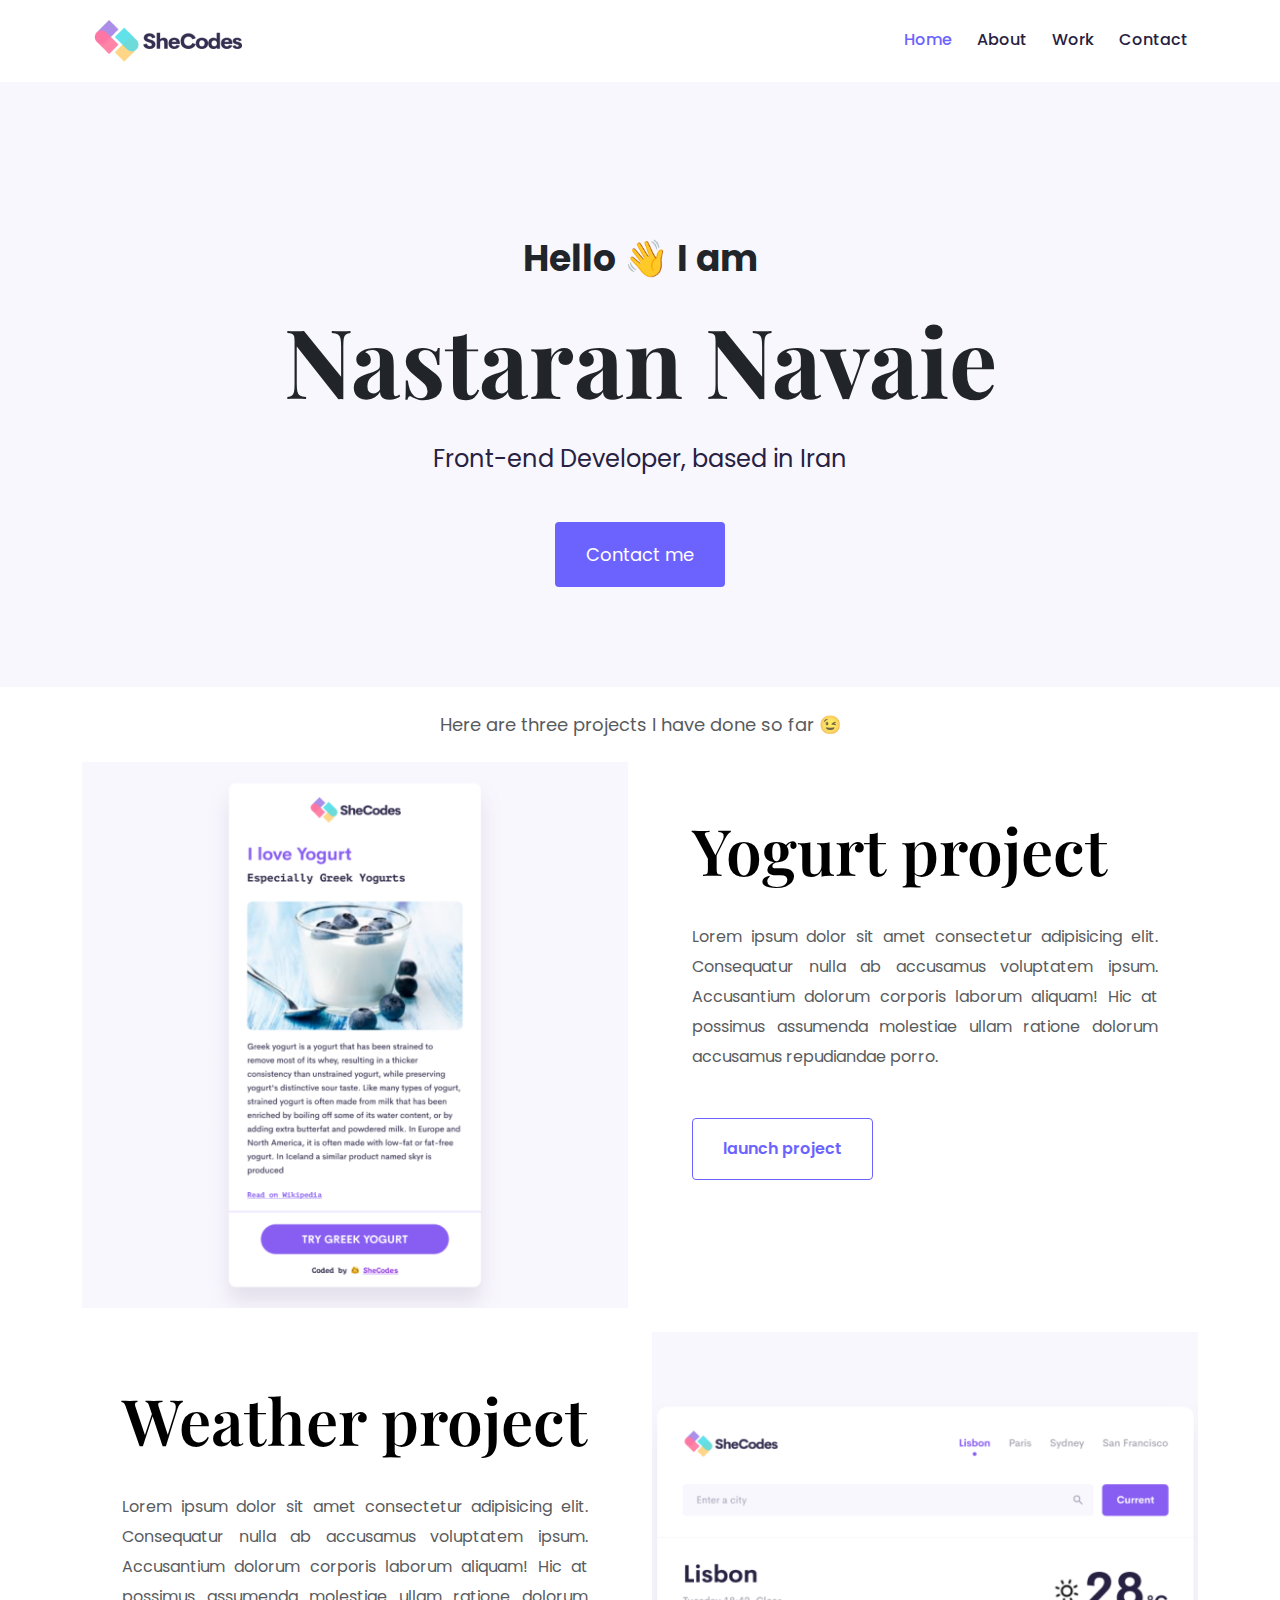
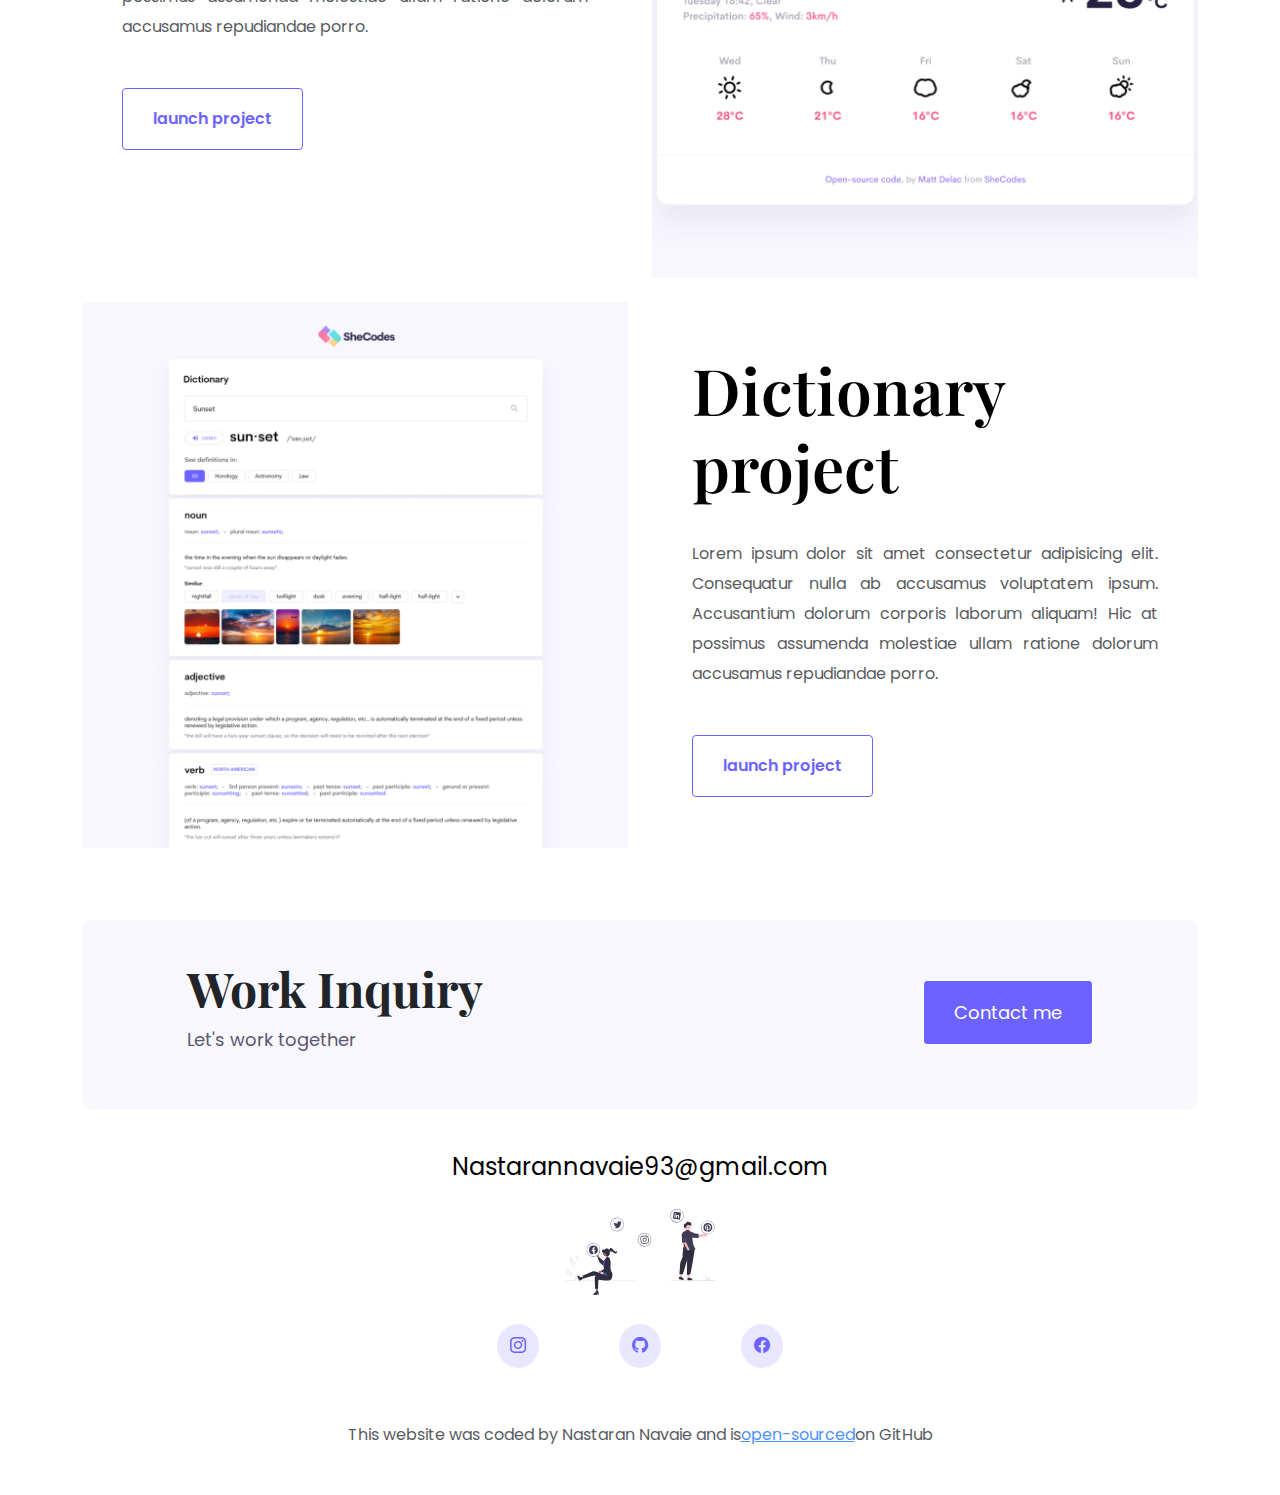
<file: index.html>
<!DOCTYPE html>
<html lang="en">
  <head>
    <meta charset="UTF-8" />
    <link
      href="https://cdn.jsdelivr.net/npm/bootstrap@5.3.3/dist/css/bootstrap.min.css"
      rel="stylesheet"
      integrity="sha384-QWTKZyjpPEjISv5WaRU9OFeRpok6YctnYmDr5pNlyT2bRjXh0JMhjY6hW+ALEwIH"
      crossorigin="anonymous"
    />
    <link rel="preconnect" href="https://fonts.googleapis.com" />
    <link rel="preconnect" href="https://fonts.gstatic.com" crossorigin />
    <link
      href="https://fonts.googleapis.com/css2?family=Poppins:ital,wght@0,100;0,200;0,300;0,400;0,500;0,600;0,700;0,800;0,900;1,100;1,200;1,300;1,400;1,500;1,600;1,700;1,800;1,900&display=swap"
      rel="stylesheet"
    />
    <link rel="preconnect" href="https://fonts.googleapis.com" />
    <link rel="preconnect" href="https://fonts.gstatic.com" crossorigin />
    <link
      href="https://fonts.googleapis.com/css2?family=Playfair+Display:ital,wght@0,400..900;1,400..900&family=Poppins:ital,wght@0,100;0,200;0,300;0,400;0,500;0,600;0,700;0,800;0,900;1,100;1,200;1,300;1,400;1,500;1,600;1,700;1,800;1,900&display=swap"
      rel="stylesheet"
    />
    <link
      rel="stylesheet"
      href="https://cdn.jsdelivr.net/npm/bootstrap-icons@1.11.3/font/bootstrap-icons.min.css"
    />
    <link rel="stylesheet" href="style.css" />

    <script
      src="https://cdn.jsdelivr.net/npm/bootstrap@5.3.3/dist/js/bootstrap.bundle.min.js"
      integrity="sha384-YvpcrYf0tY3lHB60NNkmXc5s9fDVZLESaAA55NDzOxhy9GkcIdslK1eN7N6jIeHz"
      crossorigin="anonymous"
    ></script>

    <meta name="viewport" content="width=device-width, initial-scale=1.0" />
    <title>portfolio project</title>
  </head>
  <body>
    <div class="container">
      <nav class="d-flex justify-content-between">
        <img src="images/logo.png" class="logo d-none d-md-block" alt="" />
        <img
          src="images/logo-small.png"
          class="logo-small d-block d-md-none"
          alt=""
        />
        <ul>
          <li>
            <a href="/index.html" class="active">Home</a>
          </li>
          <li>
            <a href="/about.html">About</a>
          </li>
          <li>
            <a href="/work.html">Work</a>
          </li>
          <li>
            <a href="/contact.html">Contact</a>
          </li>
        </ul>
      </nav>
    </div>
    <div class="introduction">
      <p class="p-hello">Hello 👋 I am</p>
      <h1>Nastaran Navaie</h1>
      <h2>Front-end Developer, based in Iran</h2>
      <a href="/about.html" class="btn btn-contact">Contact me</a>
    </div>

    <p class="my-projects text-center mt-4 mb-4 opacity-75">
      Here are three projects I have done so far 😉
    </p>
    <div class="container">
      <div class="row mb-4">
        <div class="col d-none d-lg-block">
          <img class="img-fluid" src="images/yogurt.png" alt="yogurt-img" />
        </div>
        <div class="col">
          <h2 class="yogurt-paragrapgh-title">Yogurt project</h2>
          <p class="yogurt-description opacity-75">
            Lorem ipsum dolor sit amet consectetur adipisicing elit. Consequatur
            nulla ab accusamus voluptatem ipsum. Accusantium dolorum corporis
            laborum aliquam! Hic at possimus assumenda molestiae ullam ratione
            dolorum accusamus repudiandae porro.
          </p>
          <a href="#" class="btn btn-launch">launch project</a>
        </div>
      </div>

      <div class="row mb-4">
        <div class="col">
          <h2 class="weather-paragrapgh-title">Weather project</h2>
          <p class="weather-description opacity-75">
            Lorem ipsum dolor sit amet consectetur adipisicing elit. Consequatur
            nulla ab accusamus voluptatem ipsum. Accusantium dolorum corporis
            laborum aliquam! Hic at possimus assumenda molestiae ullam ratione
            dolorum accusamus repudiandae porro.
          </p>
          <a href="#" class="btn btn-launch">launch project</a>
        </div>
        <div class="col d-none d-lg-block">
          <img class="img-fluid" src="images/weather.png" alt="weather-img" />
        </div>
      </div>

      <div class="row mb-5">
        <div class="col d-none d-lg-block">
          <img src="images/dictionary.png" class="img-fluid" alt="dictionary" />
        </div>
        <div class="col">
          <h2 class="dictionary-paragrapgh-title">Dictionary project</h2>
          <p class="dictionary-description opacity-75">
            Lorem ipsum dolor sit amet consectetur adipisicing elit. Consequatur
            nulla ab accusamus voluptatem ipsum. Accusantium dolorum corporis
            laborum aliquam! Hic at possimus assumenda molestiae ullam ratione
            dolorum accusamus repudiandae porro.
          </p>
          <a href="#" class="btn btn-launch">launch project</a>
        </div>
      </div>

      <br />
      <footer>
        <div class="contact-box justify-content-between d-none d-md-flex">
          <div>
            <h4>Work Inquiry</h4>
            <p class="opacity-75">Let's work together</p>
          </div>
          <div>
            <a href="#" class="btn btn-contact-index">Contact me</a>
          </div>
        </div>

        <a href="mailto:Nastarannavaie93@gmail.com" class="footer-email"
          >Nastarannavaie93@gmail.com</a
        >

        <div class="social-img mt-4 mb-4">
          <img
            src="images/undraw_social_media_re_sulg.svg"
            width="150"
            alt=""
          />
        </div>
        <div class="social-links d-flex justify-content-center">
          <a
            href="https://www.instagram.com/Nastaran"
            target="_blank"
            class="instagram-icon"
          >
            <i class="bi bi-instagram"></i>
          </a>
          <a
            href="https://www.github.com/Nastaran-Navaie"
            target="_blank"
            class="github-icon"
          >
            <i class="bi bi-github"></i>
          </a>
          <a href="https://facebook.com" target="_blank" class="facebook-icon">
            <i class="bi bi-facebook"></i>
          </a>
        </div>
      </footer>
    </div>
    <p class="p-end-page mb-5 mt-2">
      This website was coded by Nastaran Navaie and is
      <a href="https://github.com/Nastaran-Navaie/responsive-week5"
        >open-sourced</a
      >
      on GitHub
    </p>
  </body>
</html>
</file>
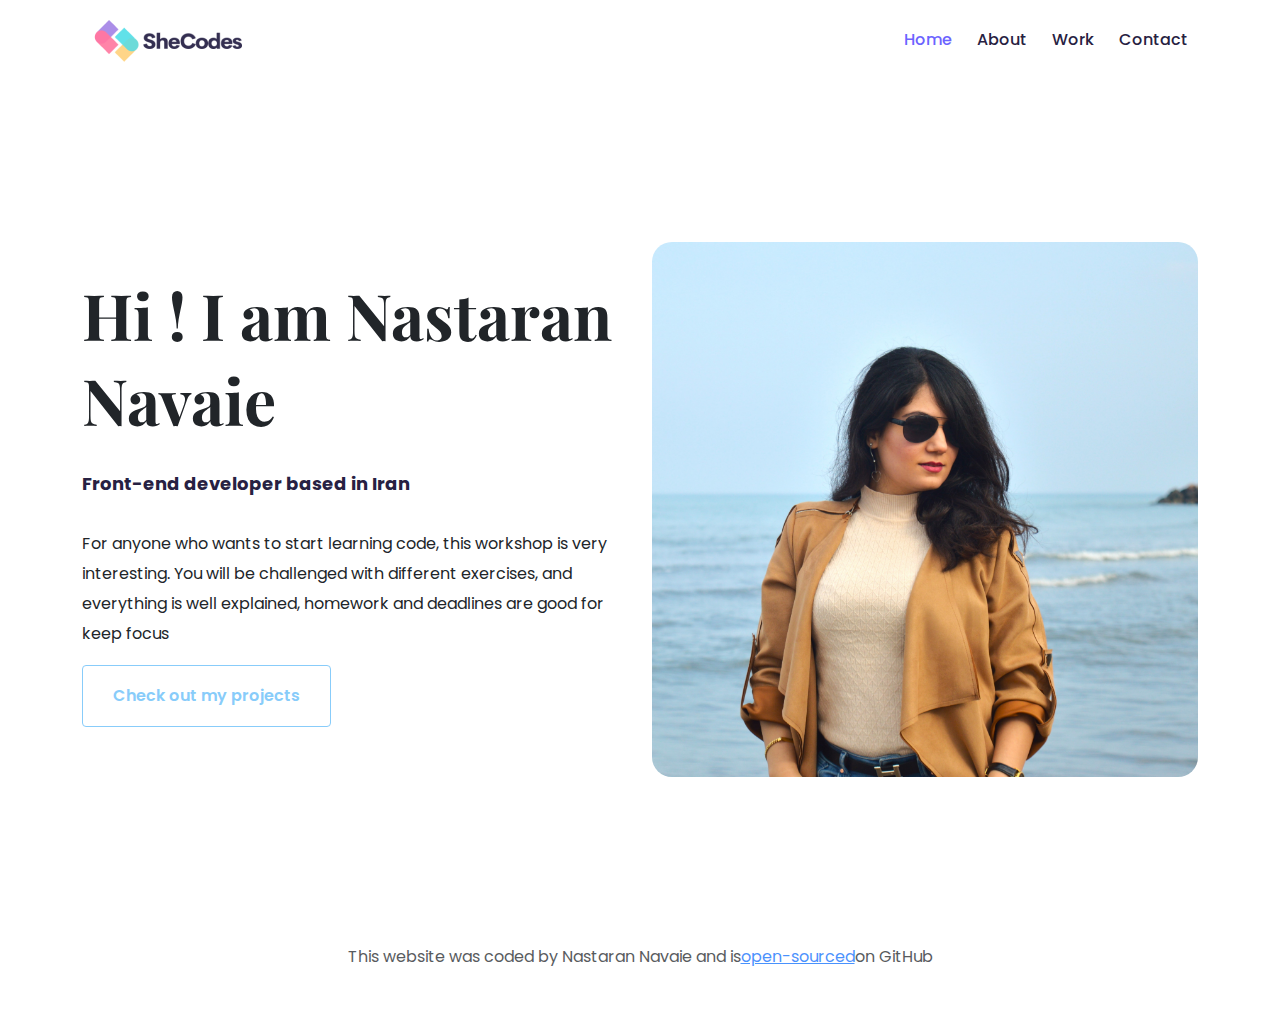
<file: about.html>
<!DOCTYPE html>
<html lang="en">
  <head>
    <meta charset="UTF-8" />
    <link
      href="https://cdn.jsdelivr.net/npm/bootstrap@5.3.3/dist/css/bootstrap.min.css"
      rel="stylesheet"
      integrity="sha384-QWTKZyjpPEjISv5WaRU9OFeRpok6YctnYmDr5pNlyT2bRjXh0JMhjY6hW+ALEwIH"
      crossorigin="anonymous"
    />
    <link rel="preconnect" href="https://fonts.googleapis.com" />
    <link rel="preconnect" href="https://fonts.gstatic.com" crossorigin />
    <link
      href="https://fonts.googleapis.com/css2?family=Poppins:ital,wght@0,100;0,200;0,300;0,400;0,500;0,600;0,700;0,800;0,900;1,100;1,200;1,300;1,400;1,500;1,600;1,700;1,800;1,900&display=swap"
      rel="stylesheet"
    />
    <link rel="preconnect" href="https://fonts.googleapis.com" />
    <link rel="preconnect" href="https://fonts.gstatic.com" crossorigin />
    <link
      href="https://fonts.googleapis.com/css2?family=Playfair+Display:ital,wght@0,400..900;1,400..900&family=Poppins:ital,wght@0,100;0,200;0,300;0,400;0,500;0,600;0,700;0,800;0,900;1,100;1,200;1,300;1,400;1,500;1,600;1,700;1,800;1,900&display=swap"
      rel="stylesheet"
    />
    <link rel="stylesheet" href="style.css" />

    <script
      src="https://cdn.jsdelivr.net/npm/bootstrap@5.3.3/dist/js/bootstrap.bundle.min.js"
      integrity="sha384-YvpcrYf0tY3lHB60NNkmXc5s9fDVZLESaAA55NDzOxhy9GkcIdslK1eN7N6jIeHz"
      crossorigin="anonymous"
    ></script>

    <meta name="viewport" content="width=device-width, initial-scale=1.0" />
    <title>portfolio project</title>
  </head>
  <body>
    <div class="container">
      <nav class="d-flex justify-content-between">
        <img src="images/logo.png" class="logo d-none d-md-block" alt="" />
        <img
          src="images/logo-small.png"
          class="logo-small d-block d-md-none"
          alt=""
        />
        <ul>
          <li>
            <a href="/index.html" class="active">Home</a>
          </li>
          <li>
            <a href="/about.html">About</a>
          </li>
          <li>
            <a href="/work.html">Work</a>
          </li>
          <li>
            <a href="/contact.html">Contact</a>
          </li>
        </ul>
      </nav>
    </div>
    <div class="about-section">
      <div class="container">
        <div class="row">
          <div class="col-lg-6">
            <h1>Hi ! I am Nastaran Navaie</h1>
            <h2 class="pb-4">Front-end developer based in Iran</h2>
            <p>
              For anyone who wants to start learning code, this workshop is very
              interesting. You will be challenged with different exercises, and
              everything is well explained, homework and deadlines are good for
              keep focus
            </p>
            <a href="#" class="btn btn-launch-about">Check out my projects </a>
          </div>
          <div class="col-lg-6">
            <img
              src="images/Nastaran.JPG"
              alt="developer-img"
              class="developer-img img-fluid"
            />
          </div>
        </div>
      </div>
    </div>
    <p class="p-end-page mb-5 mt-2">
      This website was coded by Nastaran Navaie and is
      <a href="https://github.com/Nastaran-Navaie/responsive-week5"
        >open-sourced</a
      >
      on GitHub
    </p>
  </body>
</html>
</file>
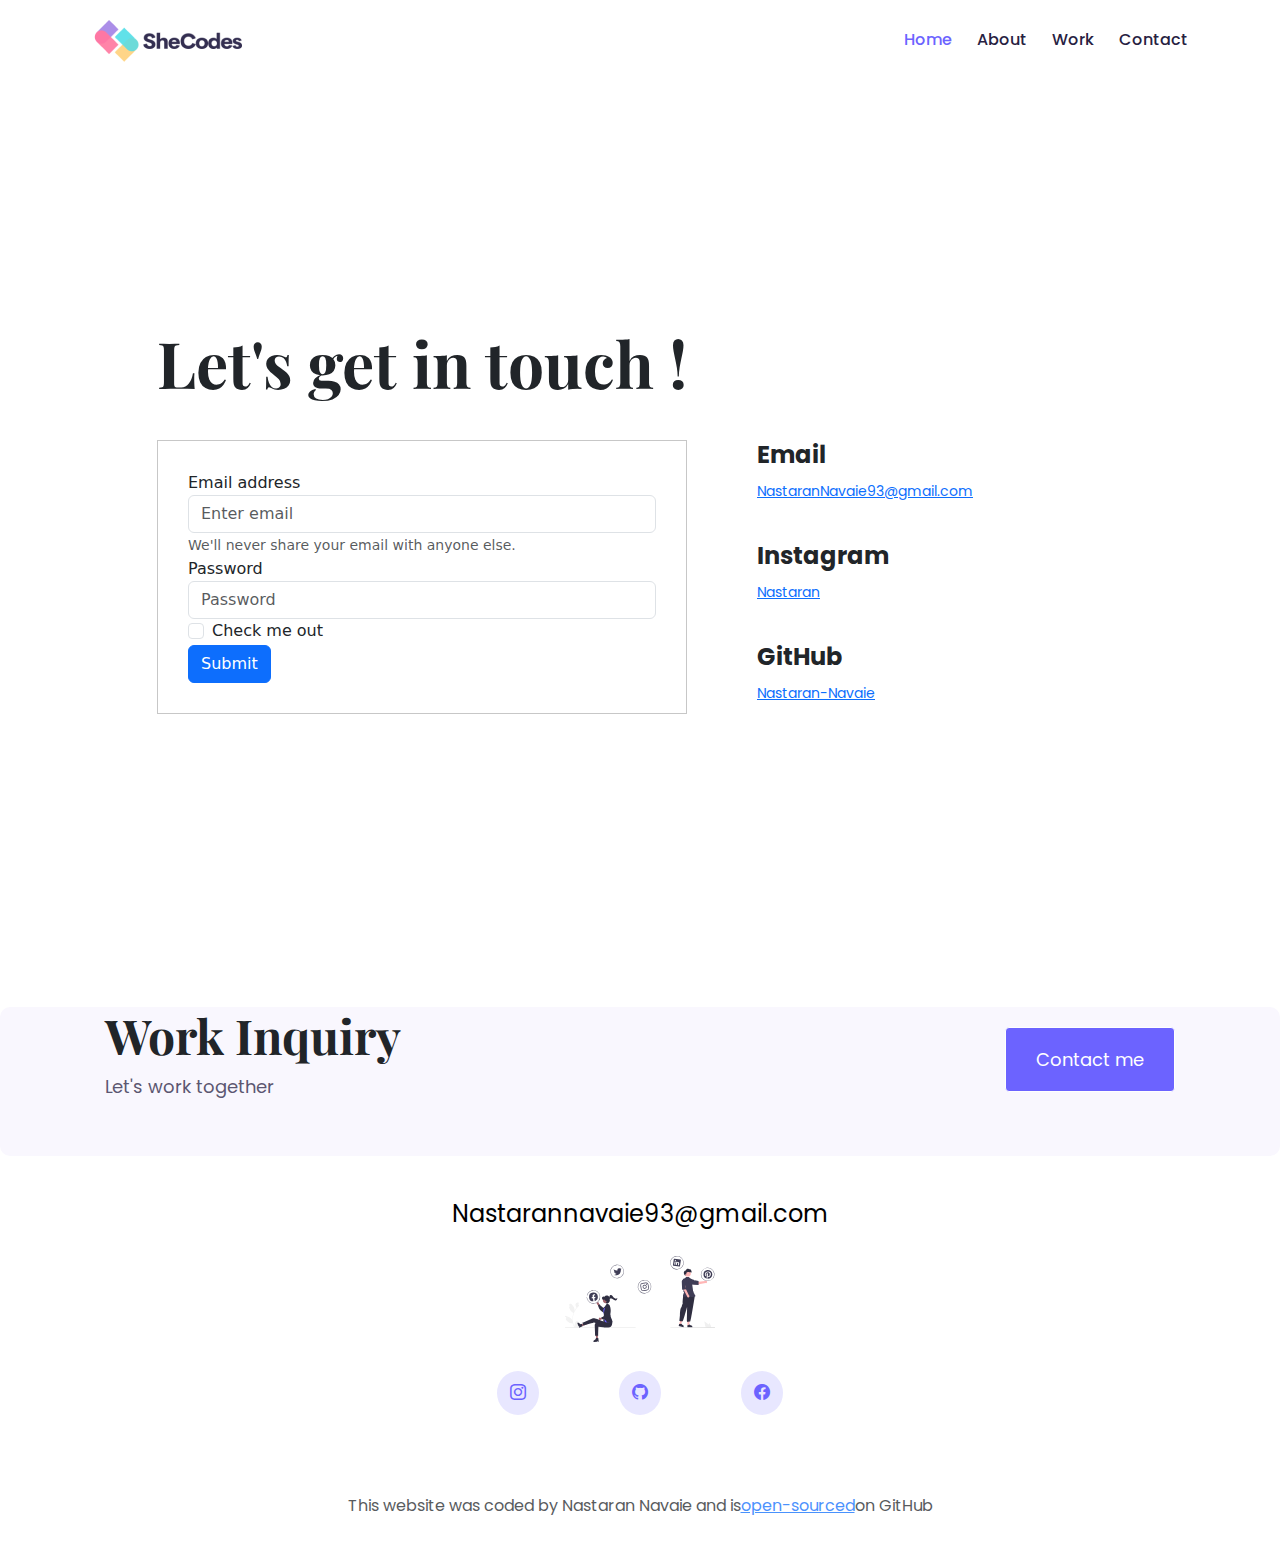
<file: contact.html>
<!DOCTYPE html>
<html lang="en">
  <head>
    <meta charset="UTF-8" />
    <link
      href="https://cdn.jsdelivr.net/npm/bootstrap@5.3.3/dist/css/bootstrap.min.css"
      rel="stylesheet"
      integrity="sha384-QWTKZyjpPEjISv5WaRU9OFeRpok6YctnYmDr5pNlyT2bRjXh0JMhjY6hW+ALEwIH"
      crossorigin="anonymous"
    />
    <link rel="preconnect" href="https://fonts.googleapis.com" />
    <link rel="preconnect" href="https://fonts.gstatic.com" crossorigin />
    <link
      href="https://fonts.googleapis.com/css2?family=Poppins:ital,wght@0,100;0,200;0,300;0,400;0,500;0,600;0,700;0,800;0,900;1,100;1,200;1,300;1,400;1,500;1,600;1,700;1,800;1,900&display=swap"
      rel="stylesheet"
    />
    <link rel="preconnect" href="https://fonts.googleapis.com" />
    <link rel="preconnect" href="https://fonts.gstatic.com" crossorigin />
    <link
      href="https://fonts.googleapis.com/css2?family=Playfair+Display:ital,wght@0,400..900;1,400..900&family=Poppins:ital,wght@0,100;0,200;0,300;0,400;0,500;0,600;0,700;0,800;0,900;1,100;1,200;1,300;1,400;1,500;1,600;1,700;1,800;1,900&display=swap"
      rel="stylesheet"
    />
    <link
      rel="stylesheet"
      href="https://cdn.jsdelivr.net/npm/bootstrap-icons@1.11.3/font/bootstrap-icons.min.css"
    />
    <link rel="stylesheet" href="style.css" />

    <script
      src="https://cdn.jsdelivr.net/npm/bootstrap@5.3.3/dist/js/bootstrap.bundle.min.js"
      integrity="sha384-YvpcrYf0tY3lHB60NNkmXc5s9fDVZLESaAA55NDzOxhy9GkcIdslK1eN7N6jIeHz"
      crossorigin="anonymous"
    ></script>

    <meta name="viewport" content="width=device-width, initial-scale=1.0" />
    <title>portfolio project</title>
  </head>
  <body>
    <div class="container">
      <nav class="d-flex justify-content-between">
        <img src="images/logo.png" class="logo d-none d-md-block" alt="" />
        <img
          src="images/logo-small.png"
          class="logo-small d-block d-md-none"
          alt=""
        />
        <ul>
          <li>
            <a href="/index.html" class="active">Home</a>
          </li>
          <li>
            <a href="/about.html">About</a>
          </li>
          <li>
            <a href="/work.html">Work</a>
          </li>
          <li>
            <a href="/contact.html">Contact</a>
          </li>
        </ul>
      </nav>
    </div>
    <div class="content-container m-0 mt-5">
      <div class="container d-flex justify-content-center m-0">
        <div>
          <h1>Let's get in touch !</h1>
          <form class="form-contact mb-0">
            <div class="form-group">
              <label for="exampleInputEmail1">Email address</label>
              <input
                type="email"
                class="form-control"
                id="exampleInputEmail1"
                aria-describedby="emailHelp"
                placeholder="Enter email"
              />
              <small id="emailHelp" class="form-text text-muted"
                >We'll never share your email with anyone else.</small
              >
            </div>
            <div class="form-group">
              <label for="exampleInputPassword1">Password</label>
              <input
                type="password"
                class="form-control"
                id="exampleInputPassword1"
                placeholder="Password"
              />
            </div>
            <div class="form-check">
              <input
                type="checkbox"
                class="form-check-input"
                id="exampleCheck1"
              />
              <label class="form-check-label" for="exampleCheck1"
                >Check me out</label
              >
            </div>
            <button type="submit" class="btn btn-primary">Submit</button>
          </form>
        </div>
        <div class="right-side-form-contact">
          <h3>Email</h3>
          <p>
            <a href="mailto:NastaranNavaie93@gmail.com"
              >NastaranNavaie93@gmail.com</a
            >
          </p>
          <h3>Instagram</h3>
          <p>
            <a href="http://www.instagram.com/nastaran">Nastaran</a>
          </p>
          <h3>GitHub</h3>
          <p>
            <a href="http://www.GitHub.com/Nastaran-Navaie">Nastaran-Navaie</a>
          </p>
        </div>
      </div>
    </div>
    <footer>
      <div
        class="contact-box justify-content-between d-none d-md-flex mt-0 pt-0"
      >
        <div>
          <h4>Work Inquiry</h4>
          <p class="opacity-75">Let's work together</p>
        </div>
        <div>
          <a href="#" class="btn btn-contact-index">Contact me</a>
        </div>
      </div>

      <a href="mailto:Nastarannavaie93@gmail.com" class="footer-email"
        >Nastarannavaie93@gmail.com</a
      >

      <div class="social-img mt-4 mb-4">
        <img src="images/undraw_social_media_re_sulg.svg" width="150" alt="" />
      </div>
      <div class="social-links d-flex justify-content-center">
        <a
          href="https://www.instagram.com/Nastaran"
          target="_blank"
          class="instagram-icon"
        >
          <i class="bi bi-instagram"></i>
        </a>
        <a
          href="https://www.github.com/Nastaran-Navaie"
          target="_blank"
          class="github-icon"
        >
          <i class="bi bi-github"></i>
        </a>
        <a href="https://facebook.com" target="_blank" class="facebook-icon">
          <i class="bi bi-facebook"></i>
        </a>
      </div>
      <br />
    </footer>
    <p class="p-end-page mb-5 mt-2">
      This website was coded by Nastaran Navaie and is
      <a href="https://github.com/Nastaran-Navaie/responsive-week5"
        >open-sourced</a
      >
      on GitHub
    </p>
  </body>
</html>
</file>
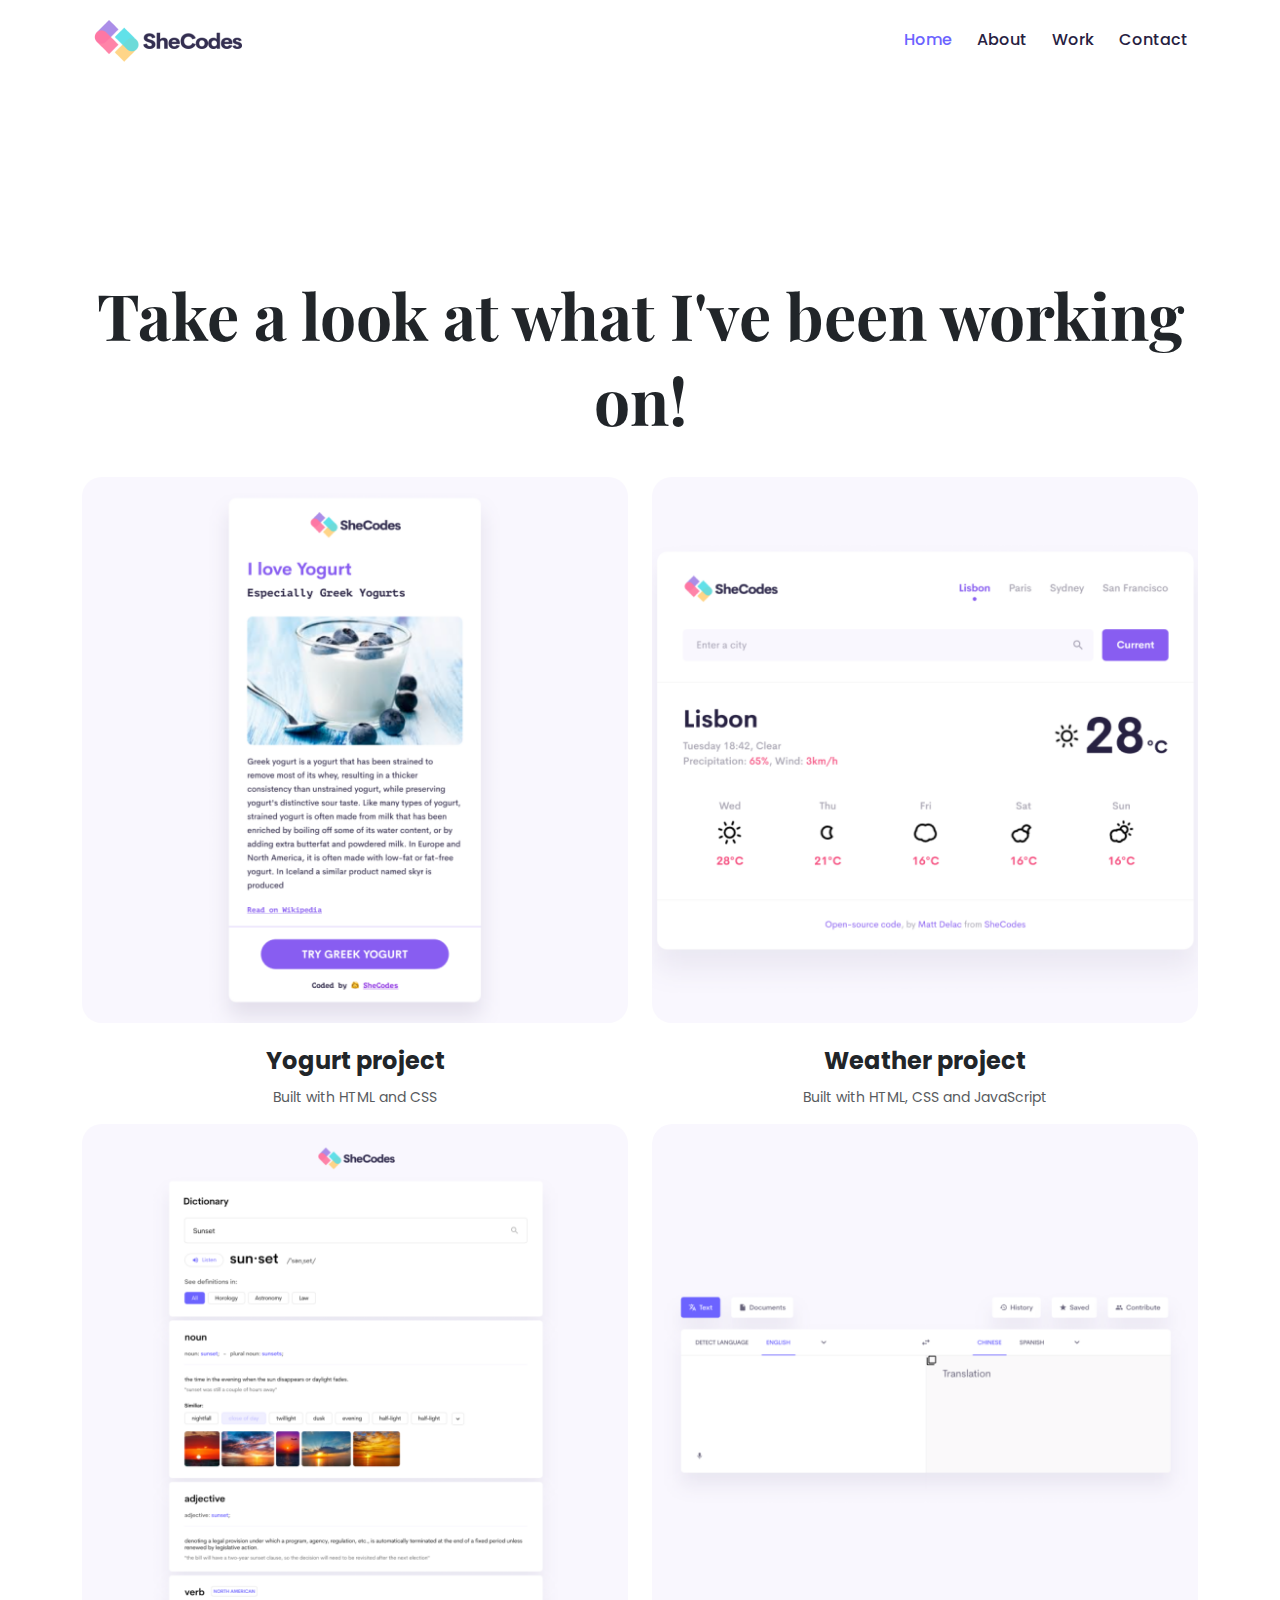
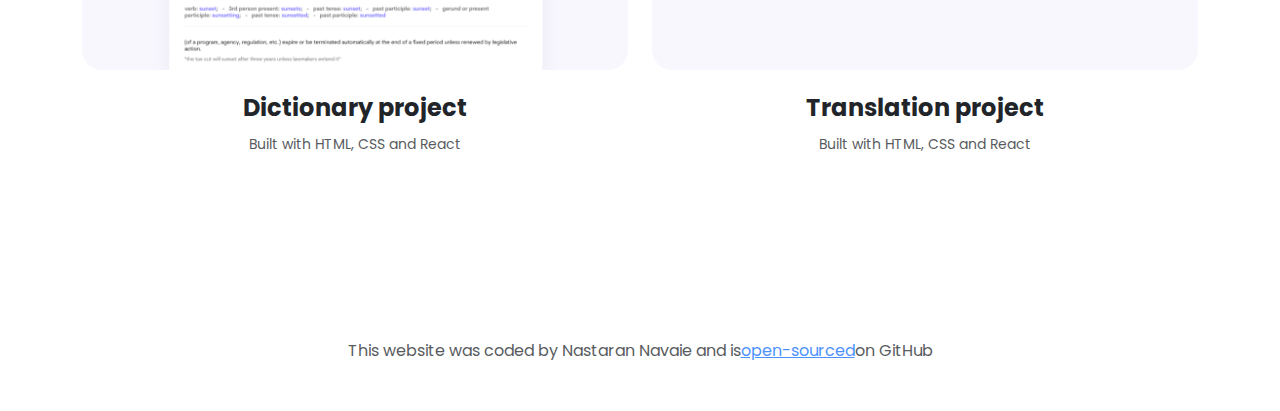
<file: work.html>
<!DOCTYPE html>
<html lang="en">
  <head>
    <meta charset="UTF-8" />
    <link
      href="https://cdn.jsdelivr.net/npm/bootstrap@5.3.3/dist/css/bootstrap.min.css"
      rel="stylesheet"
      integrity="sha384-QWTKZyjpPEjISv5WaRU9OFeRpok6YctnYmDr5pNlyT2bRjXh0JMhjY6hW+ALEwIH"
      crossorigin="anonymous"
    />
    <link rel="preconnect" href="https://fonts.googleapis.com" />
    <link rel="preconnect" href="https://fonts.gstatic.com" crossorigin />
    <link
      href="https://fonts.googleapis.com/css2?family=Poppins:ital,wght@0,100;0,200;0,300;0,400;0,500;0,600;0,700;0,800;0,900;1,100;1,200;1,300;1,400;1,500;1,600;1,700;1,800;1,900&display=swap"
      rel="stylesheet"
    />
    <link rel="preconnect" href="https://fonts.googleapis.com" />
    <link rel="preconnect" href="https://fonts.gstatic.com" crossorigin />
    <link
      href="https://fonts.googleapis.com/css2?family=Playfair+Display:ital,wght@0,400..900;1,400..900&family=Poppins:ital,wght@0,100;0,200;0,300;0,400;0,500;0,600;0,700;0,800;0,900;1,100;1,200;1,300;1,400;1,500;1,600;1,700;1,800;1,900&display=swap"
      rel="stylesheet"
    />
    <link rel="stylesheet" href="style.css" />

    <script
      src="https://cdn.jsdelivr.net/npm/bootstrap@5.3.3/dist/js/bootstrap.bundle.min.js"
      integrity="sha384-YvpcrYf0tY3lHB60NNkmXc5s9fDVZLESaAA55NDzOxhy9GkcIdslK1eN7N6jIeHz"
      crossorigin="anonymous"
    ></script>

    <meta name="viewport" content="width=device-width, initial-scale=1.0" />
    <title>portfolio project</title>
  </head>
  <body>
    <div class="container">
      <nav class="d-flex justify-content-between">
        <img src="images/logo.png" class="logo d-none d-md-block" alt="" />
        <img
          src="images/logo-small.png"
          class="logo-small d-block d-md-none"
          alt=""
        />
        <ul>
          <li>
            <a href="/index.html" class="active">Home</a>
          </li>
          <li>
            <a href="/about.html">About</a>
          </li>
          <li>
            <a href="/work.html">Work</a>
          </li>
          <li>
            <a href="/contact.html">Contact</a>
          </li>
        </ul>
      </nav>
    </div>
    <div class="content-container">
      <div class="container">
        <h1 class="text-center">Take a look at what I've been working on!</h1>
        <div class="row">
          <div class="col-md-6">
            <img src="images/yogurt.png" class="img-fluid" alt="yogurt-img" />
            <h3 class="text-center">Yogurt project</h3>
            <p class="text-center opacity-75">Built with HTML and CSS</p>
          </div>
          <div class="col-md-6">
            <img src="images/weather.png" class="img-fluid" alt="weather-img" />
            <h3 class="text-center">Weather project</h3>
            <p class="text-center opacity-75">
              Built with HTML, CSS and JavaScript
            </p>
          </div>
        </div>
        <div class="row">
          <div class="col-md-6">
            <img
              src="images/dictionary.png"
              class="img-fluid"
              alt="dictionary-img"
            />
            <h3 class="text-center">Dictionary project</h3>
            <p class="text-center opacity-75">Built with HTML, CSS and React</p>
          </div>
          <div class="col-md-6">
            <img
              src="images/translation.png"
              class="img-fluid"
              alt="translation-img"
            />
            <h3 class="text-center">Translation project</h3>
            <p class="text-center opacity-75">Built with HTML, CSS and React</p>
          </div>
        </div>
      </div>
    </div>
    <p class="p-end-page mb-5 mt-2">
      This website was coded by Nastaran Navaie and is
      <a href="https://github.com/Nastaran-Navaie/responsive-week5"
        >open-sourced</a
      >
      on GitHub
    </p>
  </body>
</html>
</file>
<file: style.css>
:root {
  --paragraph-font-family: "Poppins", sans-serif;
  --headings-font-family: "Playfair Display", serif;
  --background-color-introduction: #f9f7fe;
  --background-color-btn-contact: #6c63ff;
}
h1 {
  font-family: var(--headings-font-family);
  font-size: 96px;
  font-weight: 700;
}
p {
  font-family: var(--paragraph-font-family);
  font-size: 36px;
  font-weight: 700;
}
.p-hello {
  padding-top: 150px;
}
.introduction {
  background-color: var(--background-color-introduction);
  text-align: center;
  padding-bottom: 100px;
}
h2 {
  font-family: var(--paragraph-font-family);
  color: #272142;
  font-size: 24px;
  font-weight: 400;
  padding-top: 20px;
}
.btn-contact {
  font-size: 18px;
  font-family: var(--paragraph-font-family);
  font-weight: 400;
  background-color: var(--background-color-btn-contact);
  color: white;
  margin-top: 40px;
  border-radius: 4px;
  line-height: 27px;
  padding: 18px 30px;
}
.btn-contact:hover {
  cursor: pointer;
  background-color: var(--background-color-btn-contact);
  color: #272142;
}
.my-projects {
  font-size: 18px;
  font-weight: 400;
}
.yogurt-paragrapgh-title,
.weather-paragrapgh-title,
.dictionary-paragrapgh-title {
  font-size: 64px;
  font-family: var(--headings-font-family);
  font-weight: 900;
  padding-top: 50px;
  padding-left: 40px;
  padding-bottom: 20px;
  color: black;

  font-weight: 600;
}
.yogurt-description,
.weather-description,
.dictionary-description {
  font-size: 16px;
  font-family: var(--paragraph-font-family);
  font-weight: 400;
  padding: 5px 40px 30px 40px;
  line-height: 30px;
  text-align: justify;
}
.btn-launch {
  color: #6c63ff;
  font-family: var(--paragraph-font-family);
  font-weight: 600;
  border: 1px solid #6c63ff;
  border-radius: 4px;
  background-color: white;
  padding: 18px 30px;
  margin-left: 40px;
}

/* all 3 buttons of each paragraph */
.btn-launch:hover {
  cursor: pointer;
  color: #272142;
  border: 1px solid #6c63ff;
}

/* about page styling */
.about-section {
  padding-top: 160px;
  padding-bottom: 160px;
}

.about-section h1 {
  font-family: var(--headings-font-family);
  font-size: 64px;
  font-weight: 700;
  line-height: 85px;
  padding-top: 30px;
}
.about-section h2 {
  font-family: var(--paragraph-font-family);
  font-size: 18px;
  font-weight: 700;
  line-height: 27px;
}
.about-section p {
  font-family: var(--paragraph-font-family);
  font-size: 16px;
  font-weight: 400;
  line-height: 30px;
  padding-right: 20px;
}
.btn-launch-about {
  color: #88ccfa;
  font-family: var(--paragraph-font-family);
  font-weight: 600;
  border: 1px solid #88ccfa;
  border-radius: 4px;
  background-color: white;
  padding: 18px 30px;
  margin-left: 0px;
}
.btn-launch-about:hover {
  cursor: pointer;
  color: #272142;
  border: 1px solid #88ccfa;
}

.about-section img {
  border-radius: 20px;
}

@media (max-width: 900px) {
  .p-hello {
    font-size: 15px;
  }
  .introduction {
    text-align: center;
    padding: none;
    margin: none;
  }
  h1 {
    font-size: 25px;
  }
  h2 {
    font-size: 16px;
  }

  .yogurt-paragrapgh-title {
    text-align: center;
  }
  .weather-paragrapgh-title {
    text-align: center;
  }
  .dictionary-paragrapgh-title {
    text-align: center;
  }
  .yogurt-paragrapgh-title {
    padding-top: 30px;
  }
  .weather-paragrapgh-title {
    padding-top: 30px;
  }
  .dictionary-paragrapgh-title {
    padding-top: 30px;
  }
  .btn-launch {
    display: block;
  }

  /* about.html  */
  .about-section {
    padding-top: 0;
    margin: none;
  }
  .about-section h1 {
    text-align: center;
    padding-top: 40px;
    font-size: 45px;
    line-height: 1.5;
  }
  .about-section h2 {
    text-align: center;
    padding-top: 5px;
    padding-bottom: 0;
    font-size: 16px;
  }
  .about-section p {
    text-align: center;
  }
  .btn-launch-about {
    display: block;
    margin-bottom: 10px;
  }
}

/* work.html styling  */
nav {
  padding: 20px 10px;
}
nav ul {
  margin: 0;
  padding: 0;
}
nav li {
  list-style: none;
  display: inline;
  line-height: 40px;
}
nav a {
  text-decoration: none;
  color: #272142;
  font-family: var(--paragraph-font-family);
  font-weight: 500;
  margin-left: 20px;
}
nav a:hover,
nav a.active {
  cursor: pointer;
  color: #6c63ff;
  transition: all 150ms ease-in-out;
}
.content-container {
  padding: 160px 20px;
}
.content-container h1 {
  font-family: var(--headings-font-family);
  font-size: 64px;
  font-weight: 700;
  line-height: 85px;
  padding-top: 30px;
  margin-bottom: 35px;
}

.content-container img {
  border-radius: 20px;
}

.content-container h3 {
  font-family: var(--paragraph-font-family);
  font-size: 24px;
  font-weight: 700;
  line-height: 36px;
  padding-top: 20px;
}
.content-container p {
  font-family: var(--paragraph-font-family);
  font-size: 14px;
  font-weight: 400;
  line-height: 21px;
}
footer {
  margin-bottom: 50px;
  display: block;
  text-align: center;
}
footer .contact-box {
  background-color: var(--background-color-introduction);
  padding: 40px 105px;
  border-radius: 10px;
  margin-bottom: 40px;
}
footer .btn-contact-index {
  font-size: 18px;
  font-family: var(--paragraph-font-family);
  font-weight: 400;
  background-color: var(--background-color-btn-contact);
  color: white;
  border-radius: 4px;
  margin-top: 20px;
  padding: 18px 30px;
}
footer .btn-contact-index:hover {
  cursor: pointer;
  background-color: var(--background-color-btn-contact);
  color: #272142;
}

footer h4 {
  font-family: var(--headings-font-family);
  font-size: 48px;
  font-weight: 700;
  text-align-last: left;
}
footer p {
  font-family: var(--paragraph-font-family);
  font-size: 18px;
  font-weight: 400;
  color: #272142;
  text-align-last: left;
}
footer .btn-contact-index {
  text-align: right;
  border: 1px solid;
}
footer .footer-email {
  font-family: var(--paragraph-font-family);
  color: black;
  font-size: 24px;
  text-decoration: none;
  margin-top: 200;
}
footer .footer-email:hover {
  cursor: pointer;
  color: #6c63ff;
}
footer .social-links a {
  font-style: 18px;
  color: #6c63ff;
  margin: 5px 40px;
  background: #e8e7ff;
  padding: 10px 13px;
  border-radius: 50%;
}
footer .social-links a:hover {
  cursor: pointer;
  color: #e8e7ff;
  background: #6c63ff;
}

/* contact page  */
.form-contact {
  border: 1px solid rgb(199, 199, 199);
  border-radius: px;
  padding: 30px;
}
.right-side-form-contact {
  margin-left: 20px;
  padding: 127px 50px;
}
.p-end-page {
  display: flex;
  justify-content: center;
  font-family: var(--paragraph-font-family);
  font-size: 16px;
  font-weight: normal;
  opacity: 75%;
}
</file>
